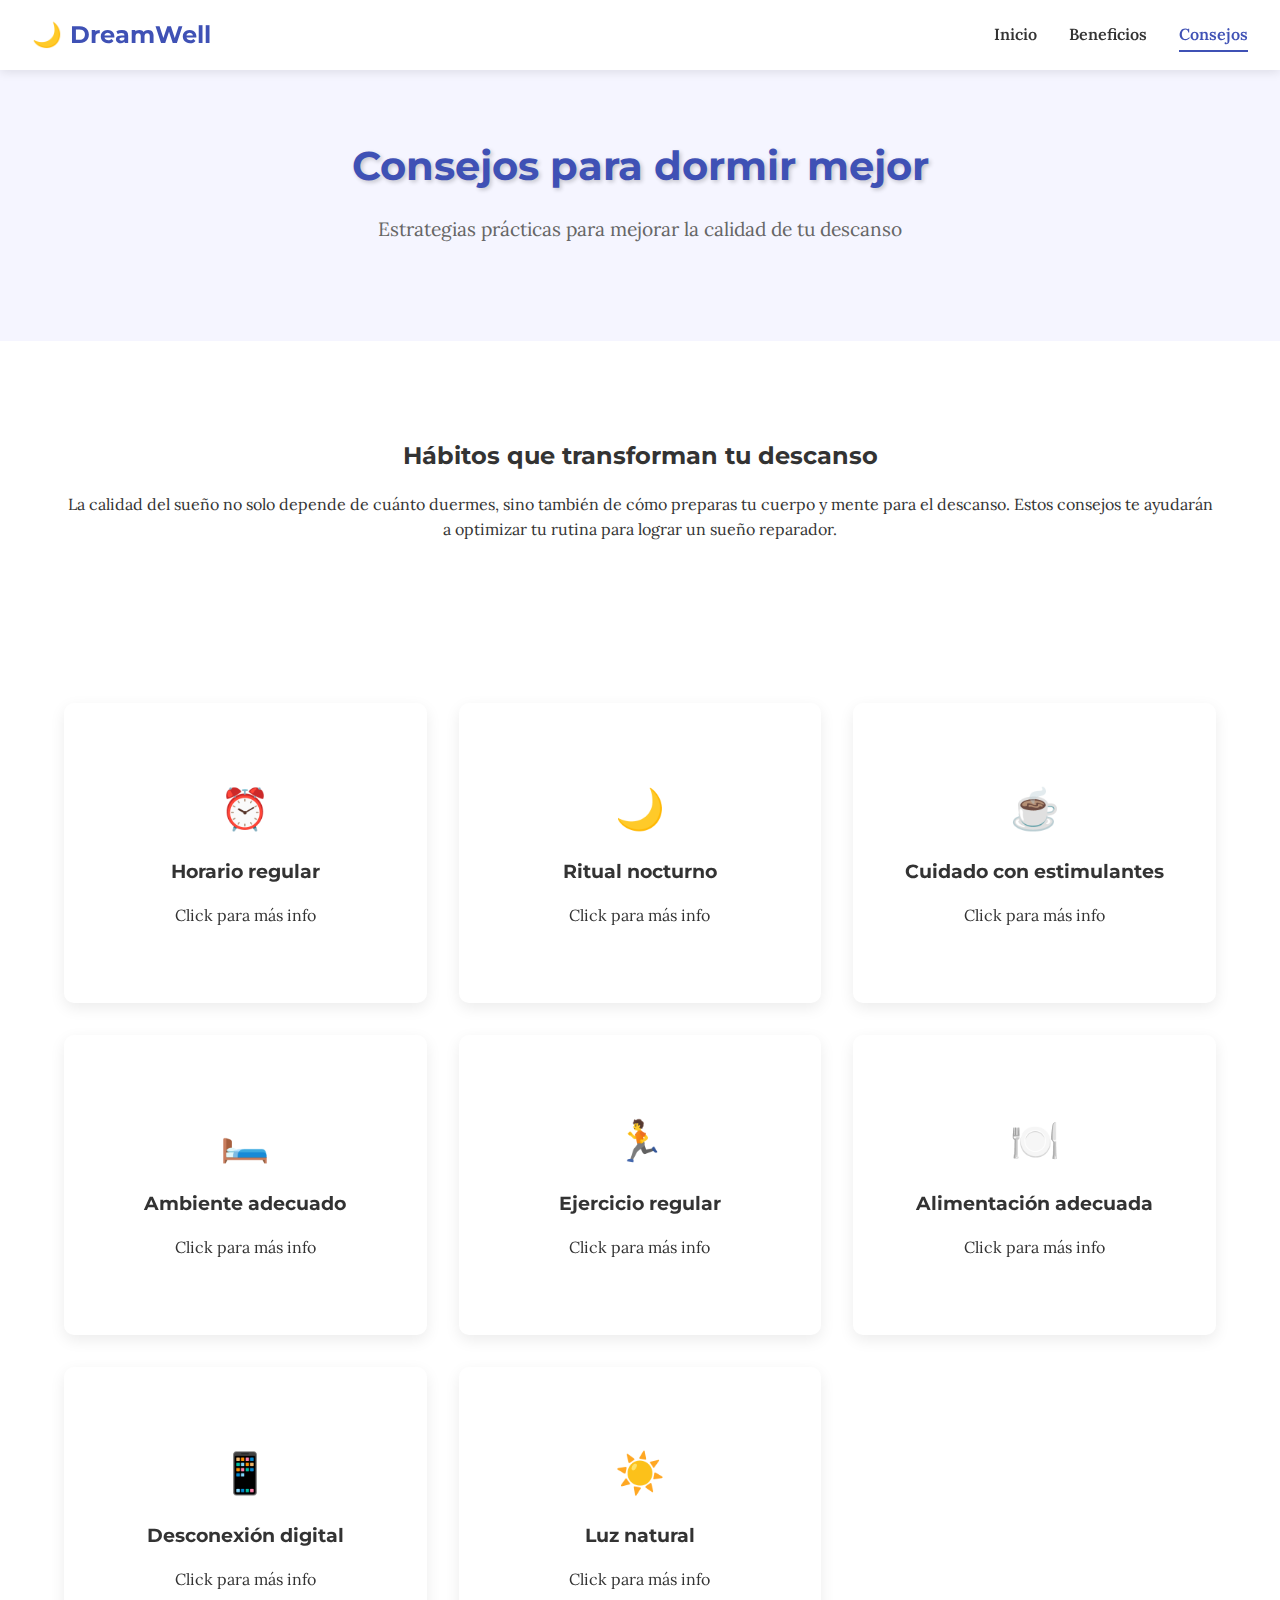
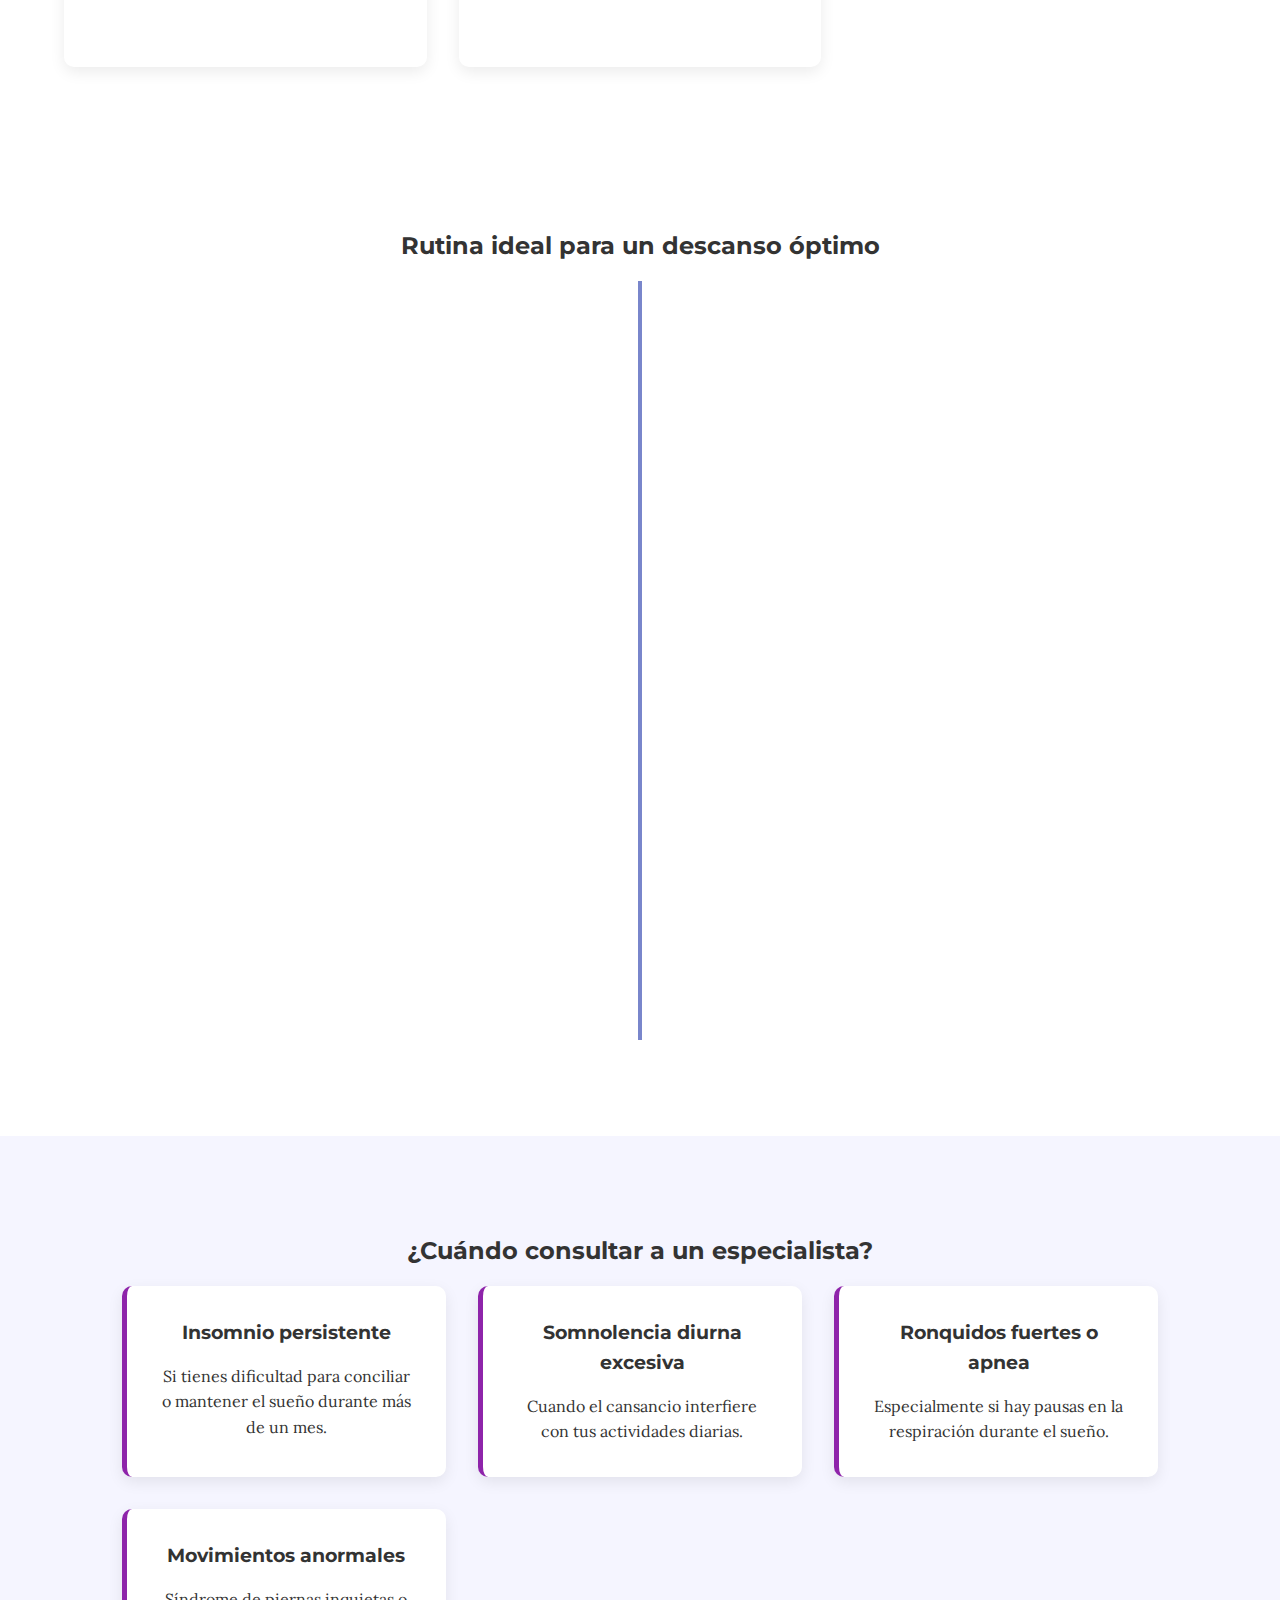
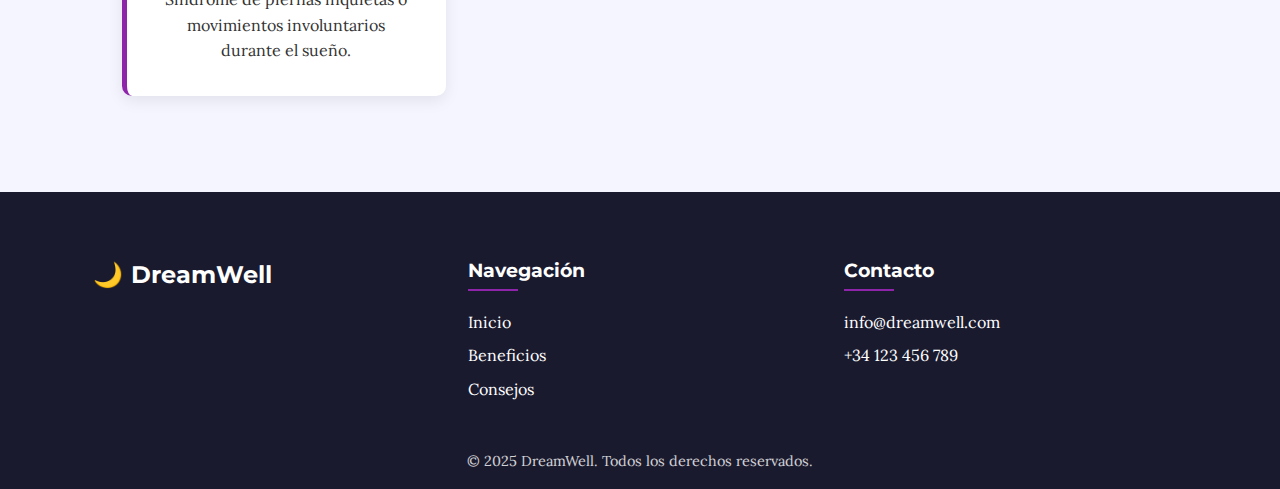
<file: consejos.html>
<!DOCTYPE html>
<html lang="es">
<head>
    <meta charset="UTF-8">
    <meta name="viewport" content="width=device-width, initial-scale=1.0">
    <title>La importancia de dormir bien | Consejos</title>
    <link rel="stylesheet" href="styles.css">
    <link href="https://fonts.googleapis.com/css2?family=Montserrat:wght@400;600;700&family=Lora:wght@400;500;600&display=swap" rel="stylesheet">
</head>
<body>
    <header class="main-header">
        <div class="logo">
            <span class="moon-icon">🌙</span>
            <h1>DreamWell</h1>
        </div>
        <nav class="main-nav">
            <ul>
                <li><a href="index.html">Inicio</a></li>
                <li><a href="beneficios.html">Beneficios</a></li>
                <li><a href="consejos.html" class="active">Consejos</a></li>
            </ul>
        </nav>
    </header>

    <section class="page-hero consejos-hero">
        <h1 class="text-shadow-effect">Consejos para dormir mejor</h1>
        <p class="subtitle">Estrategias prácticas para mejorar la calidad de tu descanso</p>
    </section>

    <section class="consejos-intro">
        <div class="container">
            <h2>Hábitos que transforman tu descanso</h2>
            <p>La calidad del sueño no solo depende de cuánto duermes, sino también de cómo preparas tu cuerpo y mente para el descanso. Estos consejos te ayudarán a optimizar tu rutina para lograr un sueño reparador.</p>
        </div>
    </section>

    <section class="consejos-content">
        <div class="grid-container consejos-grid">
            <article class="consejo-item flip-card">
                <div class="consejo-inner">
                    <div class="consejo-front">
                        <div class="consejo-icon">⏰</div>
                        <h3>Horario regular</h3>
                        <p>Click para más info</p>
                    </div>
                    <div class="consejo-back">
                        <h3>Mantén un horario regular</h3>
                        <p>Acuéstate y levántate a la misma hora todos los días, incluso los fines de semana. Esto ayuda a regular tu reloj biológico interno y mejora la calidad del sueño.</p>
                    </div>
                </div>
            </article>

            <article class="consejo-item flip-card">
                <div class="consejo-inner">
                    <div class="consejo-front">
                        <div class="consejo-icon">🌙</div>
                        <h3>Ritual nocturno</h3>
                        <p>Click para más info</p>
                    </div>
                    <div class="consejo-back">
                        <h3>Crea un ritual antes de dormir</h3>
                        <p>Desarrolla una rutina relajante antes de acostarte: lectura, baño tibio, estiramientos suaves o meditación. Evita pantallas al menos 1 hora antes.</p>
                    </div>
                </div>
            </article>

            <article class="consejo-item flip-card">
                <div class="consejo-inner">
                    <div class="consejo-front">
                        <div class="consejo-icon">☕</div>
                        <h3>Cuidado con estimulantes</h3>
                        <p>Click para más info</p>
                    </div>
                    <div class="consejo-back">
                        <h3>Evita cafeína y estimulantes</h3>
                        <p>No consumas café, té negro, refrescos con cafeína o chocolate en las 6 horas previas a acostarte. Estas sustancias pueden interferir con tu capacidad para conciliar el sueño.</p>
                    </div>
                </div>
            </article>

            <article class="consejo-item flip-card">
                <div class="consejo-inner">
                    <div class="consejo-front">
                        <div class="consejo-icon">🛏️</div>
                        <h3>Ambiente adecuado</h3>
                        <p>Click para más info</p>
                    </div>
                    <div class="consejo-back">
                        <h3>Optimiza tu dormitorio</h3>
                        <p>Mantén tu habitación oscura, silenciosa y a una temperatura fresca (entre 18-20°C). Invierte en una cama y almohada cómodas que favorezcan la postura correcta.</p>
                    </div>
                </div>
            </article>

            <article class="consejo-item flip-card">
                <div class="consejo-inner">
                    <div class="consejo-front">
                        <div class="consejo-icon">🏃</div>
                        <h3>Ejercicio regular</h3>
                        <p>Click para más info</p>
                    </div>
                    <div class="consejo-back">
                        <h3>Mantente activo durante el día</h3>
                        <p>El ejercicio regular mejora la calidad del sueño, pero evita actividad física intensa en las 3-4 horas antes de acostarte, ya que podría dificultar la conciliación del sueño.</p>
                    </div>
                </div>
            </article>

            <article class="consejo-item flip-card">
                <div class="consejo-inner">
                    <div class="consejo-front">
                        <div class="consejo-icon">🍽️</div>
                        <h3>Alimentación adecuada</h3>
                        <p>Click para más info</p>
                    </div>
                    <div class="consejo-back">
                        <h3>Cuida lo que comes y bebes</h3>
                        <p>Evita comidas pesadas antes de dormir. Considera alimentos que favorecen el sueño como plátanos, leche tibia, almendras o té de manzanilla.</p>
                    </div>
                </div>
            </article>

            <article class="consejo-item flip-card">
                <div class="consejo-inner">
                    <div class="consejo-front">
                        <div class="consejo-icon">📱</div>
                        <h3>Desconexión digital</h3>
                        <p>Click para más info</p>
                    </div>
                    <div class="consejo-back">
                        <h3>Limita el uso de dispositivos</h3>
                        <p>La luz azul de pantallas interfiere con la producción de melatonina. Activa los filtros de luz azul y evita revisar el teléfono en la cama.</p>
                    </div>
                </div>
            </article>

            <article class="consejo-item flip-card">
                <div class="consejo-inner">
                    <div class="consejo-front">
                        <div class="consejo-icon">☀️</div>
                        <h3>Luz natural</h3>
                        <p>Click para más info</p>
                    </div>
                    <div class="consejo-back">
                        <h3>Exponte a la luz natural</h3>
                        <p>Pasar tiempo al aire libre durante el día, especialmente por la mañana, ayuda a regular tu ritmo circadiano y mejora la calidad del sueño nocturno.</p>
                    </div>
                </div>
            </article>
        </div>
    </section>

    <section class="routine-timeline">
        <div class="container">
            <h2>Rutina ideal para un descanso óptimo</h2>
            <div class="timeline">
                <div class="timeline-item fade-in">
                    <div class="timeline-dot"></div>
                    <div class="timeline-content">
                        <h3>6:00 - 7:00 AM</h3>
                        <p>Despertar a la misma hora todos los días. Exposición a luz natural.</p>
                    </div>
                </div>
                <div class="timeline-item fade-in" style="animation-delay: 0.2s;">
                    <div class="timeline-dot"></div>
                    <div class="timeline-content">
                        <h3>Mediodía</h3>
                        <p>Limitar la cafeína. Último café del día.</p>
                    </div>
                </div>
                <div class="timeline-item fade-in" style="animation-delay: 0.4s;">
                    <div class="timeline-dot"></div>
                    <div class="timeline-content">
                        <h3>5:00 - 6:00 PM</h3>
                        <p>Ejercicio temprano. Cena ligera.</p>
                    </div>
                </div>
                <div class="timeline-item fade-in" style="animation-delay: 0.6s;">
                    <div class="timeline-dot"></div>
                    <div class="timeline-content">
                        <h3>8:00 - 9:00 PM</h3>
                        <p>Reducir luces. Apagar dispositivos. Ritual de relajación.</p>
                    </div>
                </div>
                <div class="timeline-item fade-in" style="animation-delay: 0.8s;">
                    <div class="timeline-dot"></div>
                    <div class="timeline-content">
                        <h3>10:00 - 11:00 PM</h3>
                        <p>Hora de dormir. Habitación fresca, oscura y silenciosa.</p>
                    </div>
                </div>
            </div>
        </div>
    </section>

    <section class="problemas-sueno">
        <div class="container">
            <h2>¿Cuándo consultar a un especialista?</h2>
            <div class="grid-container warning-grid">
                <div class="warning-card shadow-pulse">
                    <h3>Insomnio persistente</h3>
                    <p>Si tienes dificultad para conciliar o mantener el sueño durante más de un mes.</p>
                </div>
                <div class="warning-card shadow-pulse" style="animation-delay: 0.3s;">
                    <h3>Somnolencia diurna excesiva</h3>
                    <p>Cuando el cansancio interfiere con tus actividades diarias.</p>
                </div>
                <div class="warning-card shadow-pulse" style="animation-delay: 0.6s;">
                    <h3>Ronquidos fuertes o apnea</h3>
                    <p>Especialmente si hay pausas en la respiración durante el sueño.</p>
                </div>
                <div class="warning-card shadow-pulse" style="animation-delay: 0.9s;">
                    <h3>Movimientos anormales</h3>
                    <p>Síndrome de piernas inquietas o movimientos involuntarios durante el sueño.</p>
                </div>
            </div>
        </div>
    </section>

    <footer>
        <div class="grid-container footer-grid">
            <div class="footer-logo">
                <span class="moon-icon">🌙</span>
                <h2>DreamWell</h2>
            </div>
            <div class="footer-nav">
                <h3>Navegación</h3>
                <ul>
                    <li><a href="index.html">Inicio</a></li>
                    <li><a href="beneficios.html">Beneficios</a></li>
                    <li><a href="consejos.html">Consejos</a></li>
                </ul>
            </div>
            <div class="footer-contact">
                <h3>Contacto</h3>
                <p>info@dreamwell.com</p>
                <p>+34 123 456 789</p>
            </div>
        </div>
        <div class="copyright">
            <p>&copy; 2025 DreamWell. Todos los derechos reservados.</p>
        </div>
    </footer>
</body>
</html>
</file>
<file: styles.css>
/* Variables globales */
:root {
    --primary-color: #3f51b5;
    --secondary-color: #7986cb;
    --accent-color: #8e24aa;
    --text-color: #333;
    --text-light: #666;
    --bg-color: #fff;
    --bg-dark: #1a1a2e;
    --bg-alt: #f5f5ff;
    --transition-time: 0.3s;
    --font-heading: 'Montserrat', sans-serif;
    --font-body: 'Lora', serif;
}

/* Reset y estilos base */
* {
    margin: 0;
    padding: 0;
    box-sizing: border-box;
}

body {
    font-family: var(--font-body);
    color: var(--text-color);
    line-height: 1.6;
    overflow-x: hidden;
}

h1, h2, h3, h4, h5, h6 {
    font-family: var(--font-heading);
    margin-bottom: 1rem;
}

a {
    text-decoration: none;
    color: inherit;
    transition: color var(--transition-time);
}

ul {
    list-style: none;
}

img {
    max-width: 100%;
}

.container {
    width: 90%;
    max-width: 1200px;
    margin: 0 auto;
    padding: 2rem 0;
}

section {
    padding: 4rem 0;
}

/* Header */
.main-header {
    display: grid;
    grid-template-columns: auto 1fr;
    align-items: center;
    padding: 1rem 2rem;
    background-color: var(--bg-color);
    box-shadow: 0 2px 10px rgba(0, 0, 0, 0.1);
    position: sticky;
    top: 0;
    z-index: 100;
}

.logo {
    display: flex;
    align-items: center;
    gap: 0.5rem;
}

.logo h1 {
    font-size: 1.5rem;
    margin: 0;
    color: var(--primary-color);
}

.moon-icon {
    font-size: 1.5rem;
    animation: float 3s ease-in-out infinite;
}

.main-nav ul {
    display: flex;
    justify-content: flex-end;
    gap: 2rem;
}

.main-nav a {
    font-weight: 600;
    position: relative;
    padding: 0.5rem 0;
}

.main-nav a::after {
    content: '';
    position: absolute;
    bottom: 0;
    left: 0;
    width: 0;
    height: 2px;
    background-color: var(--primary-color);
    transition: width var(--transition-time);
}

.main-nav a:hover::after,
.main-nav a.active::after {
    width: 100%;
}

.main-nav a.active {
    color: var(--primary-color);
}

/* Hero Section */
.hero {
    display: grid;
    grid-template-columns: 1fr 1fr;
    align-items: center;
    padding: 2rem;
    background-color: var(--bg-alt);
    min-height: 80vh;
    overflow: hidden;
}

.hero-content {
    padding-right: 2rem;
}

.hero h1 {
    font-size: 2.5rem;
    margin-bottom: 1rem;
    color: var(--primary-color);
}

.subtitle {
    font-size: 1.2rem;
    color: var(--text-light);
    margin-bottom: 2rem;
}

.image-container {
    position: relative;
    height: 400px;
    width: 100%;
}

.sleeping-person {
    background-color: #dde0ff;
    height: 300px;
    width: 100%;
    border-radius: 20px;
    position: ;
    overflow: hidden;
    box-shadow: 0 10px 30px rgba(0, 0, 0, 0.1);
}

.floating-element {
    position: absolute;
    animation: float 3s ease-in-out infinite;
}

.stars-1 {
    top: 20%;
    left: 20%;
    font-size: 2rem;
    animation-delay: 0.5s;
}

.stars-2 {
    top: 10%;
    right: 30%;
    font-size: 2rem;
    animation-delay: 1s;
}

.moon {
    top: 15%;
    right: 15%;
    font-size: 3rem;
    animation-delay: 0.2s;
}

/* Page hero */
.page-hero {
    background-color: var(--bg-alt);
    padding: 4rem 2rem;
    text-align: center;
}

.page-hero h1 {
    font-size: 2.5rem;
    color: var(--primary-color);
    margin-bottom: 1rem;
}

/* Buttons */
.btn-primary, 
.btn-secondary {
    display: inline-block;
    padding: 0.8rem 2rem;
    border-radius: 30px;
    font-weight: 600;
    font-family: var(--font-heading);
    text-transform: uppercase;
    letter-spacing: 1px;
    transition: all var(--transition-time);
}

.btn-primary {
    background-color: var(--primary-color);
    color: white;
    box-shadow: 0 4px 15px rgba(63, 81, 181, 0.4);
}

.btn-primary:hover {
    transform: translateY(-3px);
    box-shadow: 0 7px 20px rgba(63, 81, 181, 0.6);
}

.btn-secondary {
    background-color: var(--accent-color);
    color: white;
    box-shadow: 0 4px 15px rgba(142, 36, 170, 0.4);
}

.btn-secondary:hover {
    transform: translateY(-3px);
    box-shadow: 0 7px 20px rgba(142, 36, 170, 0.6);
}

/* Grid layouts */
.grid-container {
    width: 90%;
    max-width: 1200px;
    margin: 0 auto;
    display: grid;
    gap: 2rem;
}

.intro-grid {
    grid-template-columns: repeat(auto-fit, minmax(300px, 1fr));
}

.facts-grid {
    grid-template-columns: repeat(auto-fit, minmax(200px, 1fr));
}

.beneficios-grid, 
.consejos-grid {
    grid-template-columns: repeat(auto-fit, minmax(280px, 1fr));
}

.fases-grid {
    grid-template-columns: repeat(auto-fit, minmax(220px, 1fr));
}

.warning-grid {
    grid-template-columns: repeat(auto-fit, minmax(250px, 1fr));
}

.cta-grid {
    grid-template-columns: 1fr 1fr;
    align-items: center;
}

.footer-grid {
    grid-template-columns: repeat(auto-fit, minmax(200px, 1fr));
    align-items: start;
    padding: 3rem 0 1rem;
}

/* Intro section */
.intro {
    text-align: center;
    padding: 4rem 2rem;
}

.intro h2 {
    margin-bottom: 3rem;
    font-size: 2rem;
    color: var(--primary-color);
}

.grid-item {
    padding: 2rem;
    border-radius: 10px;
    background-color: white;
    box-shadow: 0 5px 15px rgba(0, 0, 0, 0.08);
    transition: transform var(--transition-time);
}

.grid-item:hover {
    transform: translateY(-10px);
}

.icon-wrapper {
    font-size: 2.5rem;
    margin-bottom: 1rem;
}

/* Facts section */
.facts {
    background-color: var(--bg-alt);
    text-align: center;
}

.facts h2 {
    margin-bottom: 3rem;
    font-size: 2rem;
    color: var(--primary-color);
}

.fact-card {
    background-color: white;
    padding: 2rem;
    border-radius: 10px;
    box-shadow: 0 5px 15px rgba(0, 0, 0, 0.08);
}

.fact-number {
    font-size: 3rem;
    font-weight: 700;
    color: var(--accent-color);
    margin-bottom: 0.5rem;
}

/* CTA section */
.cta {
    padding: 0;
    overflow: hidden;
}

.cta-content {
    padding: 4rem 2rem;
}

.cta h2 {
    font-size: 2.5rem;
    margin-bottom: 1.5rem;
    color: var(--primary-color);
}

.cta-image {
    background-image: linear-gradient(rgba(0, 0, 0, 0.3), rgba(0, 0, 0, 0.3)), url('/images/sleep.jpg');
    background-size: cover;
    background-position: center;
    height: 50%;
    min-height: 400px;
}

/* Beneficios page */
.beneficios-intro, 
.consejos-intro {
    text-align: center;
}

.beneficio-card {
    background-color: white;
    padding: 2rem;
    border-radius: 10px;
    box-shadow: 0 5px 15px rgba(0, 0, 0, 0.08);
    position: relative;
    overflow: hidden;
}

.beneficio-icon {
    font-size: 2.5rem;
    margin-bottom: 1rem;
}

.card-decoration {
    position: absolute;
    height: 60px;
    width: 60px;
    border-radius: 50%;
    background-color: var(--secondary-color);
    opacity: 0.2;
    top: -20px;
    right: -20px;
}

.beneficio-card ul {
    list-style-type: disc;
    margin-left: 1.5rem;
    margin-top: 1rem;
}

.beneficio-card li {
    margin-bottom: 0.5rem;
}

/* Fases del sueño */
.fases-sueno {
    background-color: var(--bg-alt);
    text-align: center;
}

.fase-card {
    background-color: white;
    padding: 2rem;
    border-radius: 10px;
    box-shadow: 0 5px 15px rgba(0, 0, 0, 0.08);
}

/* Consejos page */
.consejos-hero {
    background-color: var(--bg-alt);
}

.consejo-item {
    height: 300px;
    perspective: 1000px;
}

.consejo-inner {
    position: relative;
    width: 100%;
    height: 100%;
    transition: transform 0.8s;
    transform-style: preserve-3d;
}

.flip-card:hover .consejo-inner {
    transform: rotateY(180deg);
}

.consejo-front, 
.consejo-back {
    position: absolute;
    width: 100%;
    height: 100%;
    backface-visibility: hidden;
    border-radius: 10px;
    box-shadow: 0 5px 15px rgba(0, 0, 0, 0.08);
    padding: 2rem;
    display: flex;
    flex-direction: column;
    justify-content: center;
    align-items: center;
    text-align: center;
}

.consejo-front {
    background-color: white;
}

.consejo-back {
    background-color: var(--primary-color);
    color: white;
    transform: rotateY(180deg);
}

.consejo-icon {
    font-size: 2.5rem;
    margin-bottom: 1rem;
}

/* Timeline */
.routine-timeline {
    padding: 4rem 0;
    text-align: center;
}

.timeline {
    position: relative;
    max-width: 800px;
    margin: 0 auto;
    padding: 2rem 0;
}

.timeline::after {
    content: '';
    position: absolute;
    width: 4px;
    background-color: var(--secondary-color);
    top: 0;
    bottom: 0;
    left: 50%;
    margin-left: -2px;
}

.timeline-item {
    padding: 10px 40px;
    position: relative;
    width: 50%;
    box-sizing: border-box;
}

.timeline-item:nth-child(odd) {
    left: 0;
    text-align: right;
}

.timeline-item:nth-child(even) {
    left: 50%;
    text-align: left;
}

.timeline-dot {
    position: absolute;
    width: 20px;
    height: 20px;
    right: -10px;
    background-color: var(--accent-color);
    border-radius: 50%;
    top: 15px;
    z-index: 1;
}

.timeline-item:nth-child(even) .timeline-dot {
    left: -10px;
}

.timeline-content {
    padding: 1rem;
    background-color: white;
    border-radius: 10px;
    box-shadow: 0 5px 15px rgba(0, 0, 0, 0.08);
}

/* Problemas de sueño */
.problemas-sueno {
    background-color: var(--bg-alt);
    text-align: center;
}

.warning-card {
    background-color: white;
    padding: 2rem;
    border-radius: 10px;
    box-shadow: 0 5px 15px rgba(0, 0, 0, 0.08);
    border-left: 5px solid var(--accent-color);
}

/* Footer */
footer {
    background-color: var(--bg-dark);
    color: white;
    padding: 1rem 2rem;
}

.footer-logo {
    display: flex;
    align-items: center;
    gap: 0.5rem;
}

.footer-logo h2 {
    font-size: 1.5rem;
    margin: 0;
}

.footer-nav h3, 
.footer-contact h3 {
    margin-bottom: 1.5rem;
    position: relative;
    display: inline-block;
}

.footer-nav h3::after, 
.footer-contact h3::after {
    content: '';
    position: absolute;
    bottom: -5px;
    left: 0;
    width: 50px;
    height: 2px;
    background-color: var(--accent-color);
}

.footer-nav ul {
    display: flex;
    flex-direction: column;
    gap: 0.5rem;
}

.footer-nav a:hover {
    color: var(--secondary-color);
}

.footer-contact p {
    margin-bottom: 0.5rem;
}

.copyright {
    text-align: center;
    padding-top: 2rem;
    font-size: 0.9rem;
    opacity: 0.8;
}

/* Animaciones */
@keyframes float {
    0% {
        transform: translateY(0);
    }
    50% {
        transform: translateY(-10px);
    }
    100% {
        transform: translateY(0);
    }
}

.fade-in-up {
    animation: fadeInUp 1s ease forwards;
    opacity: 0;
}

@keyframes fadeInUp {
    from {
        opacity: 0;
        transform: translateY(30px);
    }
    to {
        opacity: 1;
        transform: translateY(0);
    }
}

.scale-in {
    animation: scaleIn 0.5s ease forwards;
    transform: scale(0.8);
    opacity: 0;
}

@keyframes scaleIn {
    from {
        transform: scale(0.8);
        opacity: 0;
    }
    to {
        transform: scale(1);
        opacity: 1;
    }
}

.pulse {
    animation: pulse 2s infinite;
}

@keyframes pulse {
    0% {
        transform: scale(1);
    }
    50% {
        transform: scale(1.05);
    }
    100% {
        transform: scale(1);
    }
}

.slide-in-left {
    animation: slideInLeft 1s ease forwards;
    opacity: 0;
}

.slide-in-right {
    animation: slideInRight 1s ease forwards;
    opacity: 0;
}

@keyframes slideInLeft {
    from {
        opacity: 0;
        transform: translateX(-50px);
    }
    to {
        opacity: 1;
        transform: translateX(0);
    }
}

@keyframes slideInRight {
    from {
        opacity: 0;
        transform: translateX(50px);
    }
    to {
        opacity: 1;
        transform: translateX(0);
    }
}

.text-shadow-effect {
    text-shadow: 2px 2px 4px rgba(0, 0, 0, 0.2);
}

.clip-path-effect {
    clip-path: polygon(10% 0, 100% 0%, 90% 100%, 0% 100%);
}

.rotate-in {
    animation: rotateIn 0.8s ease forwards;
    opacity: 0;
}

@keyframes rotateIn {
    from {
        opacity: 0;
        transform: rotateY(90deg);
    }
    to {
        opacity: 1;
        transform: rotateY(0);
    }
}

.fade-in {
    animation: fadeIn 1s ease forwards;
    opacity: 0;
}

@keyframes fadeIn {
    from {
        opacity: 0;
    }
    to {
        opacity: 1;
    }
}

.shadow-pulse {
    animation: shadowPulse 2s infinite;
}

@keyframes shadowPulse {
    0% {
        box-shadow: 0 5px 15px rgba(0, 0, 0, 0.08);
    }
    50% {
        box-shadow: 0 5px 25px rgba(142, 36, 170, 0.3);
    }
    100% {
        box-shadow: 0 5px 15px rgba(0, 0, 0, 0.08);
    }
}

/* Responsive */
@media (max-width: 992px) {
    .hero {
        grid-template-columns: 1fr;
        text-align: center;
    }
    
    .hero-content {
        padding-right: 0;
        margin-bottom: 2rem;
    }
    
    .cta-grid {
        grid-template-columns: 1fr;
    }
    
    .cta-image {
        min-height: 300px;
        order: -1;
    }
    
    .timeline::after {
        left: 31px;
    }
    
    .timeline-item {
        width: 100%;
        padding-left: 70px;
        padding-right: 25px;
    }
    
    .timeline-item:nth-child(odd) {
        text-align: left;
    }
    
    .timeline-item:nth-child(even) {
        left: 0;
    }
    
    .timeline-dot {
        left: 21px;
        right: auto;
    }
}

@media (max-width: 768px) {
    .main-header {
        grid-template-columns: 1fr;
        text-align: center;
    }
    
    .logo {
        justify-content: center;
        margin-bottom: 1rem;
    }
    
    .main-nav ul {
        justify-content: center;
    }
}

@media (max-width: 576px) {
    .main-nav ul {
        gap: 1rem;
    }
    
    .hero h1 {
        font-size: 2rem;
    }
    
    .fact-number {
        font-size: 2.5rem;
    }
    
    .cta h2 {
        font-size: 2rem;
    }
}
</file>
